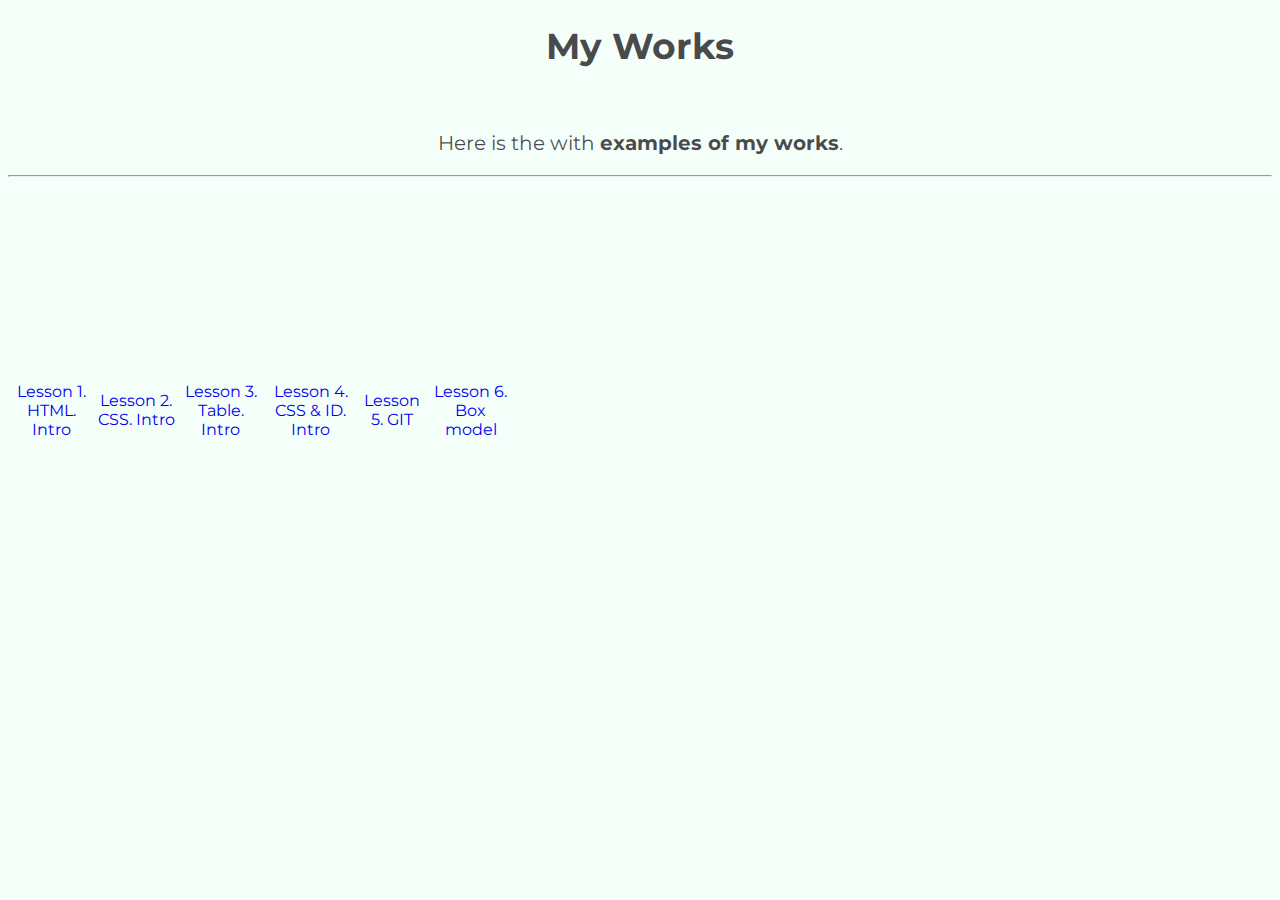
<file: index.html>
<!DOCTYPE html>
<html lang="en">
<head>
    <meta charset="UTF-8">
    <meta http-equiv="X-UA-Compatible" content="IE=edge">
    <meta name="viewport" content="width=device-width, initial-scale=1.0">
    <link href="css/style.css" rel="stylesheet" type="text/css">
    <title>My Works</title>
</head>
<body>
    <h1>My Works</h1>
    <br>
    <p>Here is the with <strong>examples of my works</strong>.</p>
    <hr>
    <table>
        <tr>
            <td><a href="lesson1/index.html" target="_blank">Lesson 1. HTML. Intro</a></td>
            <td><a href="lesson2/index.html" target="_blank">Lesson 2. CSS. Intro </a></td>
            <td><a href="lesson3/index.html" target="_blank">Lesson 3. Table. Intro</a></td>
            <td><a href="lesson4/index.html" target="_blank">Lesson 4. CSS & ID. Intro </a></td>
            <td><a href="lesson5/index.html" target="_blank">Lesson 5. GIT </a></td>
            <td><a href="lesson6/index.html" target="_blank">Lesson 6. Box model</a></td>
        </tr>
    </table>
</body>
</html>
</file>
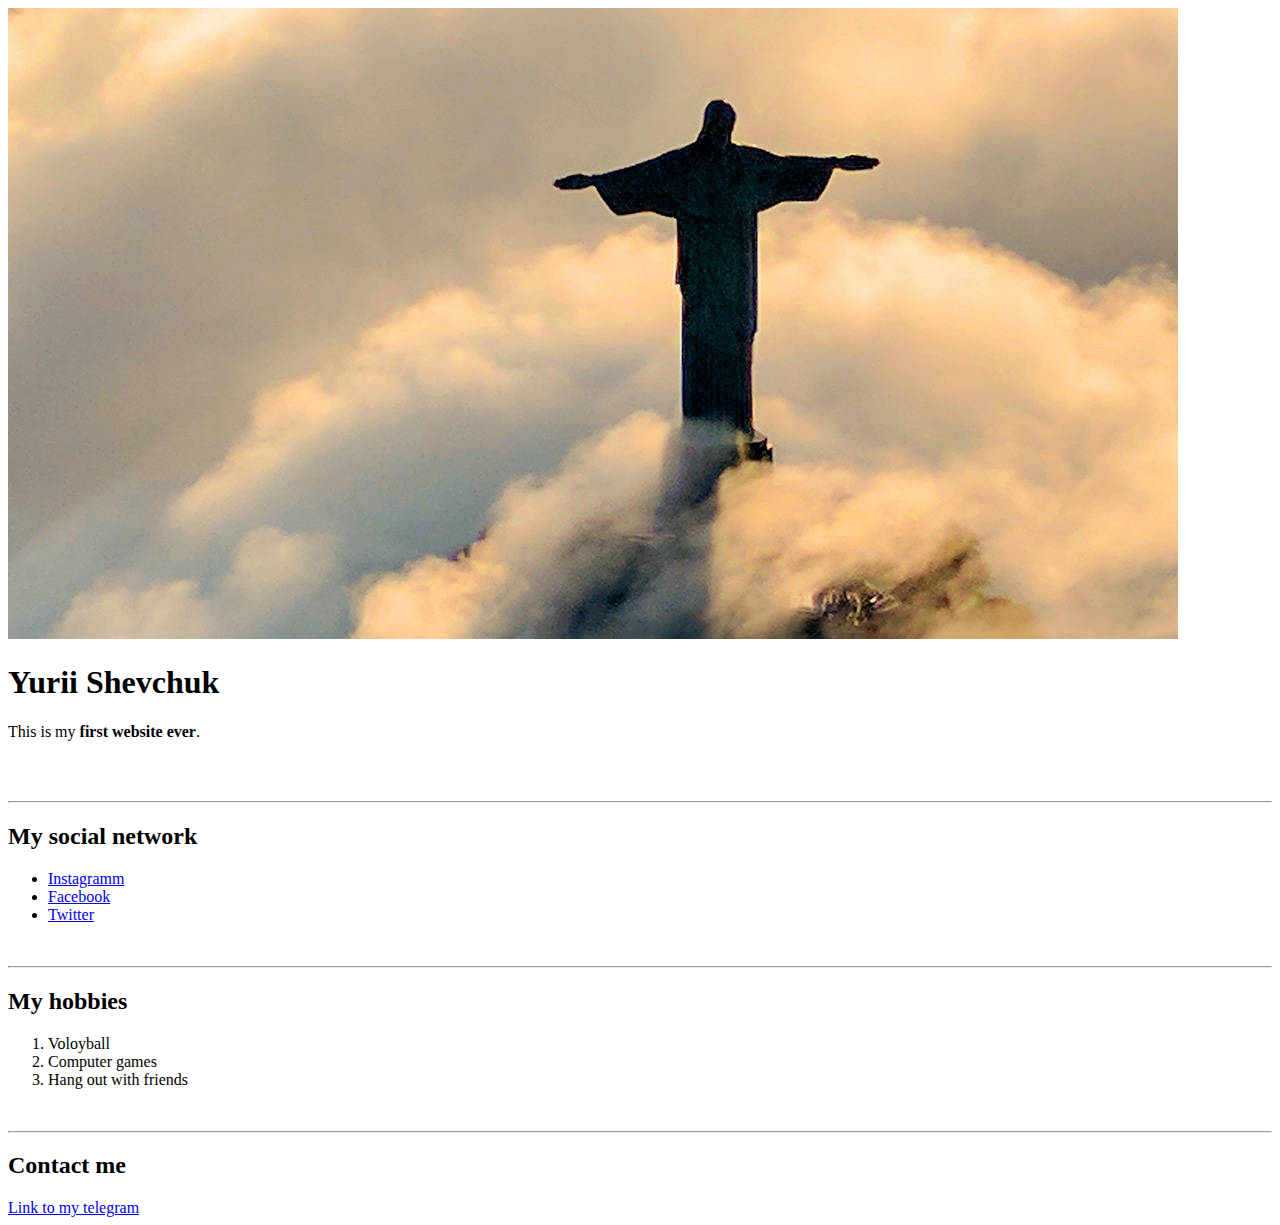
<file: lesson1/index.html>
<!DOCTYPE html>
    <html lang="en">
    <head>
        <meta charset="UTF-8">
        <meta http-equiv="X-UA-Compatible" content="IE=edge">
        <meta name="viewport" content="width=device-width, initial-scale=1.0">
        <title>Lesson1</title>
    </head>
    <body>
        <img src="img/photo2.jpg" alt="photo2">
        <h1>Yurii Shevchuk</h1>
        <p>This is my <strong>first website ever</strong>.</p>
        <br>
        <br>
        <hr>
        <h2>My social network</h2>
        <ul>
            <li><a href="https://www.instagram.com/prosto__urchik">Instagramm</a></li>
            <li><a href="#">Facebook</a></li>
            <li><a href="#">Twitter</a></li>
        </ul>
        <br>
        <hr>
        <h2>My hobbies</h2>
        <ol>
            <li>Voloyball</li>
            <li>Computer games</li>
            <li>Hang out with friends</li>
        </ol>
        <br>
        <hr>
        <h2>Contact me</h2>
        <a href="https://t.me/ddtshevchuk">Link to my telegram</a>
    </body>
    </html>
</file>
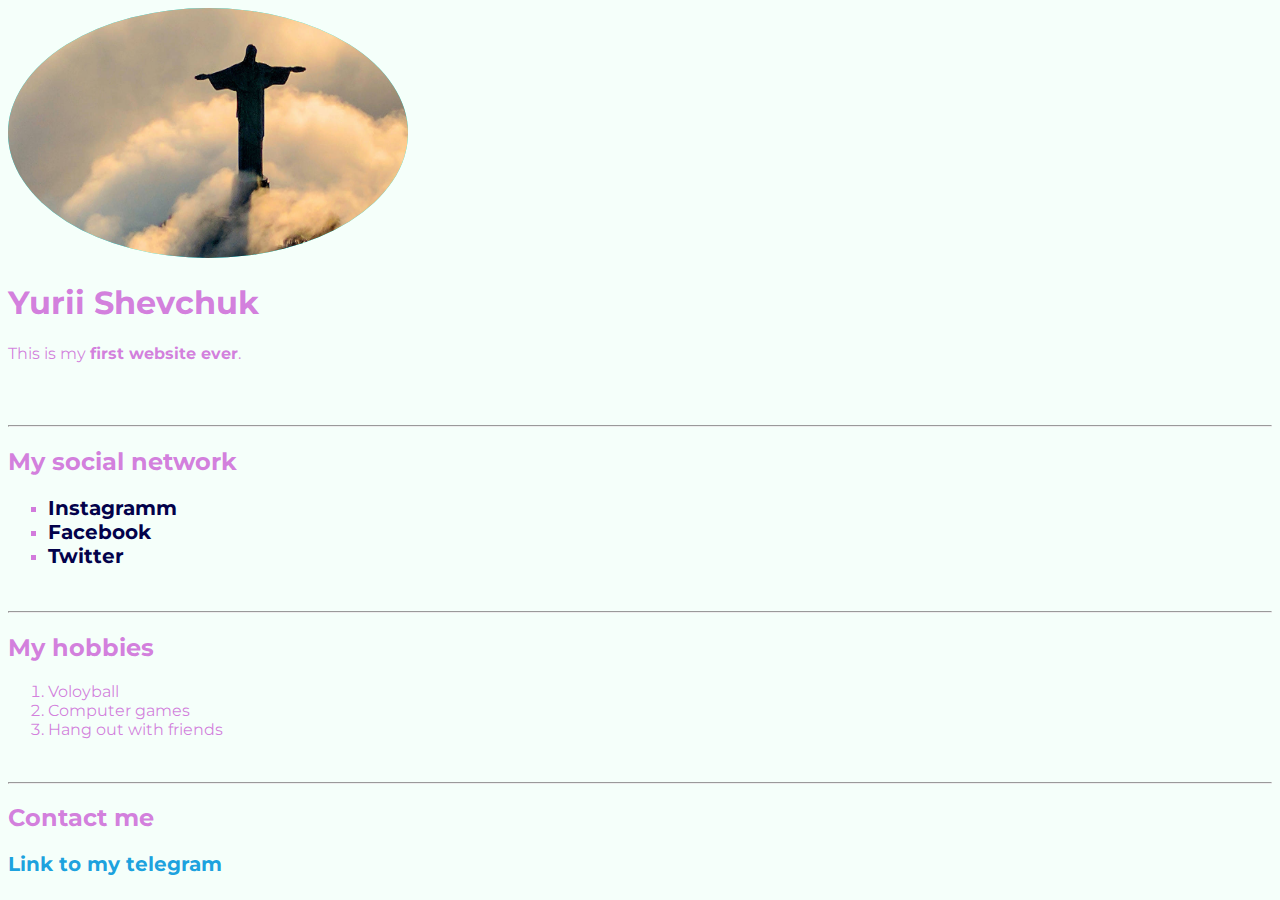
<file: lesson2/index.html>
<!DOCTYPE html>
    <html lang="en">
    <head>
        <meta charset="UTF-8">
        <meta http-equiv="X-UA-Compatible" content="IE=edge">
        <meta name="viewport" content="width=device-width, initial-scale=1.0">
        <link href="css/style.css" rel="stylesheet" type="text/css">
        <title>Lesson2</title>
    </head>
    <body>
        <img src="img/photo2.jpg" alt="photo2">
        <h1>Yurii Shevchuk</h1>
        <p>This is my <strong>first website ever</strong>.</p>
        <br>
        <br>
        <hr>
        <h2>My social network</h2>
        <ul>
            <li><a href="https://www.instagram.com/prosto__urchik">Instagramm</a></li>
            <li><a href="#">Facebook</a></li>
            <li><a href="#">Twitter</a></li>
        </ul>
        <br>
        <hr>
        <h2>My hobbies</h2>
        <ol>
            <li>Voloyball</li>
            <li>Computer games</li>
            <li>Hang out with friends</li>
        </ol>
        <br>
        <hr>
        <h2>Contact me</h2>
        <a href="https://t.me/ddtshevchuk">Link to my telegram</a>
    </body>
    </html>
</file>
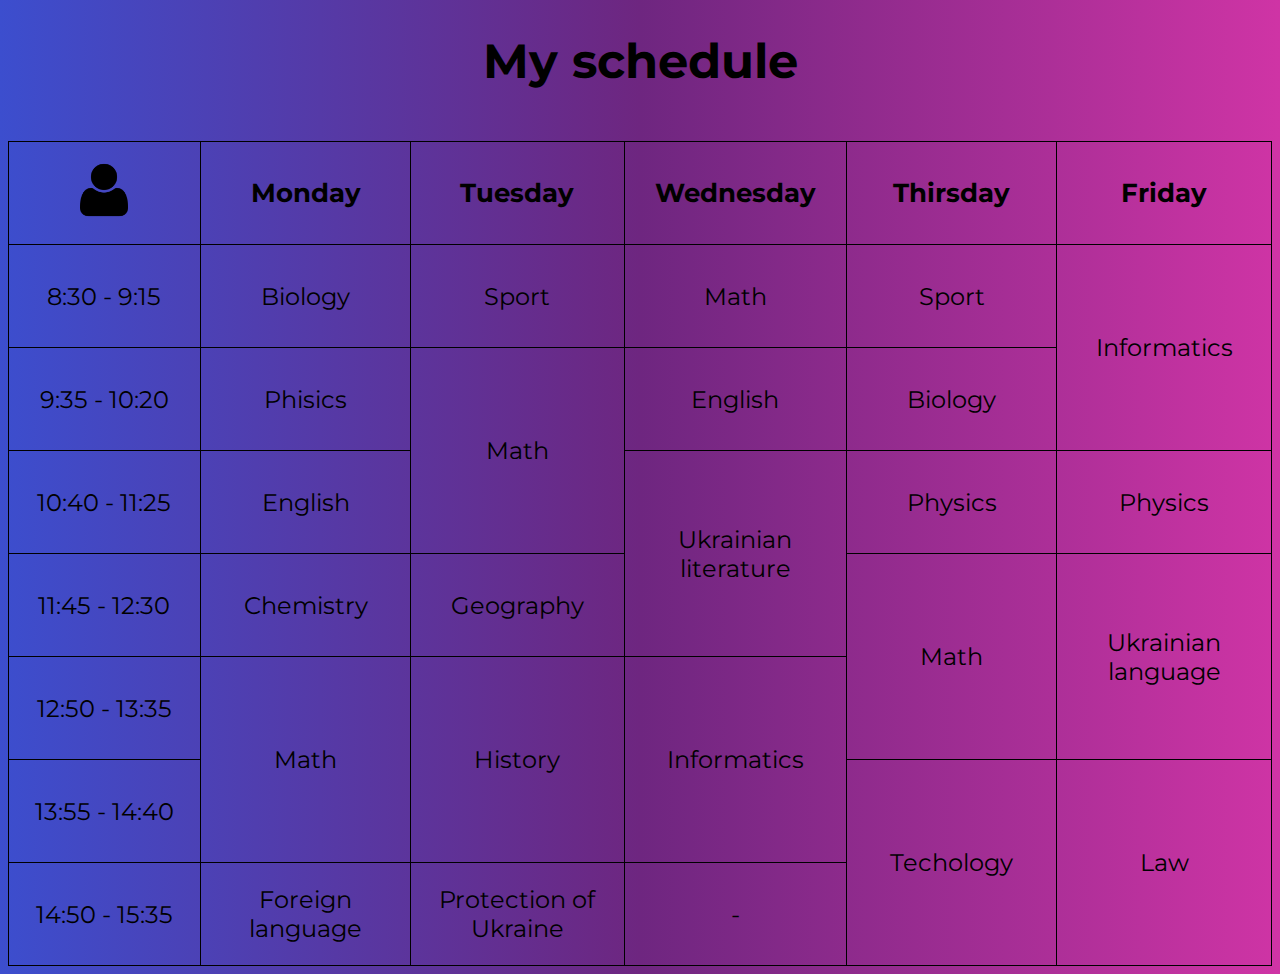
<file: lesson3/index.html>
<!DOCTYPE html>
<html lang="en">
<head>
    <meta charset="UTF-8">
    <meta http-equiv="X-UA-Compatible" content="IE=edge">
    <meta name="viewport" content="width=device-width, initial-scale=1.0">
    <title>Lesson 3. Table</title>
    <link href ="css/style.css" rel="stylesheet" type="text/css">
</head>
<body>
    <h1>My schedule</h1>
    <br>
    <table>
        <tr>
            <td><img src = "img/logo.png" alt = "logo"></td>
            <th>Monday</th>
            <th>Tuesday</th>
            <th>Wednesday</th>
            <th>Thirsday</th>
            <th>Friday</th>
        </tr>
        <tr>
            <td>8:30 - 9:15</td>
            <td>Biology</td>
            <td>Sport</td>
            <td>Math</td>
            <td>Sport</td>
            <td rowspan="2">Informatics</td>
        </tr>
        <tr>
            <td>9:35 - 10:20</td>
            <td>Phisics</td>
            <td rowspan="2">Math</td>
            <td>English</td>
            <td>Biology</td>
        </tr>
        <tr>
            <td>10:40 - 11:25</td>
            <td>English</td>
            <td rowspan="2">Ukrainian literature</td>
            <td>Physics</td>
            <td>Physics</td>
        </tr>
        <tr>
            <td>11:45 - 12:30</td>
            <td>Chemistry</td>
            <td>Geography</td>
            <td rowspan="2">Math</td>
            <td rowspan="2">Ukrainian language</td>
        </tr>
        <tr>
            <td>12:50 - 13:35</td>
            <td rowspan="2">Math</td>
            <td rowspan="2">History</td>
            <td rowspan="2">Informatics</td>
        </tr>
        <tr>
            <td>13:55 - 14:40</td>
            <td rowspan="2">Techology</td>
            <td rowspan="2">Law</td>
        </tr>
        <tr>
            <td>14:50 - 15:35</td>
            <td>Foreign language</td>
            <td>Protection of Ukraine</td>
            <td>-</td>
        </tr>
    </table>
</body>
</html>
</file>
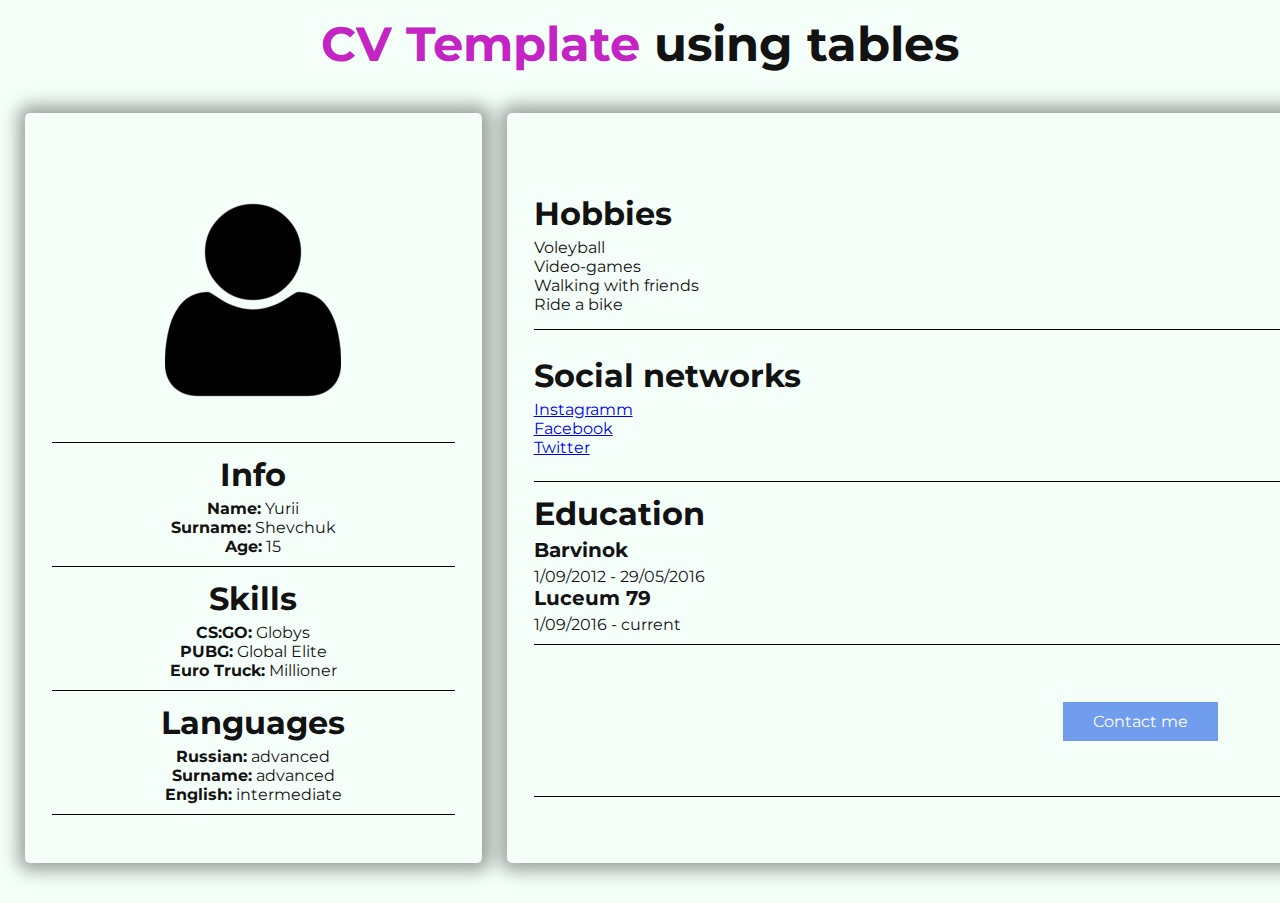
<file: lesson4/index.html>
<!DOCTYPE html>
<html lang="en">
<head>
    <meta charset="UTF-8">
    <meta http-equiv="X-UA-Compatible" content="IE=edge">
    <meta name="viewport" content="width=device-width, initial-scale=1.0">
    <title>Lesson 4</title>
    <link rel="stylesheet" href="css/style.css">
</head>
<body>
    <h1><span>CV Template</span> using tables</h1>
    <table class="main">
        <tr>
            <td class="main-left">
                <table>
                    <tr>
                        <td> 
                            <img src="img/logo.png" alt="logo">
                        </td>
                    </tr>
                    <tr>
                        <td>
                            <h2>Info</h2>
                            <ul>
                                <li><strong>Name:</strong> Yurii</li>
                                <li><strong>Surname:</strong> Shevchuk</li>
                                <li><strong>Age:</strong> 15</li>
                            </ul>
                        </td>
                    </tr>
                    <tr>
                        <td>
                            <h2>Skills</h2>
                            <ul>
                                <li><strong>CS:GO:</strong> Globys</li>
                                <li><strong>PUBG:</strong> Global Elite</li>
                                <li><strong>Euro Truck:</strong> Millioner</li>
                            </ul>
                        </td>
                    </tr>
                    <tr>
                        <td>
                            <h2>Languages</h2>
                            <ul>
                                <li><strong>Russian:</strong> advanced</li>
                                <li><strong>Surname:</strong> advanced</li>
                                <li><strong>English:</strong> intermediate</li>
                            </ul>
                        </td>
                    </tr>
                </table>
            </td>
            <td class="main-right">
                <table>
                    <tr>
                        <td>
                            <h2>Hobbies</h2>
                            <ul>
                                <li>Voleyball</li>
                                <li>Video-games</li>
                                <li>Walking with friends</li>
                                <li>Ride a bike</li>
                            </ul>
                        </td>
                    </tr>
                    <tr>
                        <td>
                            <h2>Social networks</h2>
                            <ul>
                                <li><a href="https://www.instagram.com/prosto__urchik">Instagramm</a></li>
                                <li><a href="#">Facebook</a></li>
                                <li><a href="#">Twitter</a></li>
                            </ul>
                        </td>
                    </tr>
                    <tr>
                        <td>
                            <h2>Education</h2>
                            <h3>Barvinok</h3>
                            <p>1/09/2012 - 29/05/2016</p>
                            <h3>Luceum 79</h3>
                            <p>1/09/2016 - current</p>
                        </td>
                    </tr>
                    <tr>
                        <td class="centered">
                            <a href="https://t.me/ddtshevchuk" class="btn">Contact me</a>
                        </td>
                    </tr>
                </table>
            </td>
        </tr>
    </table>
</body>
</html>
</file>
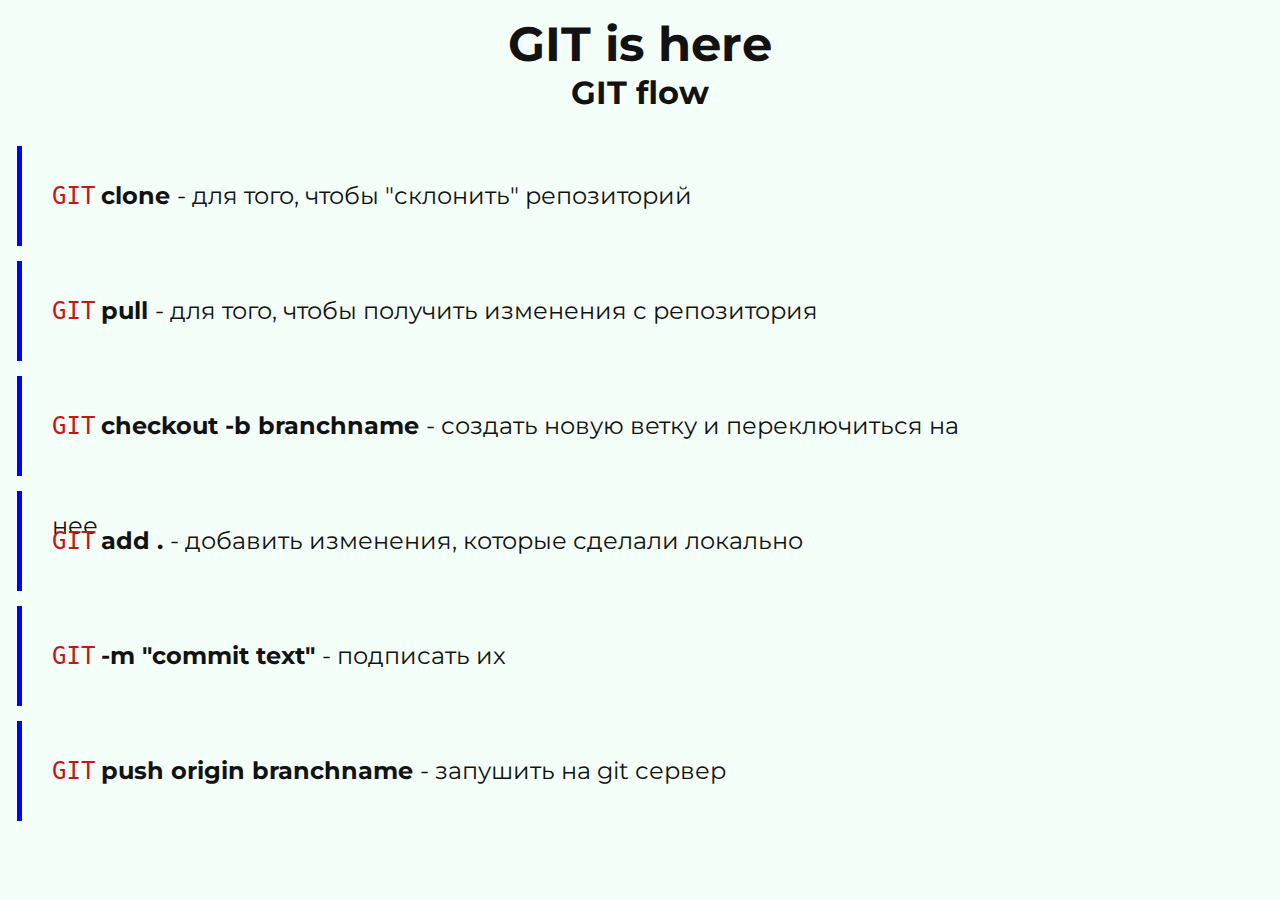
<file: lesson5/index.html>
<!DOCTYPE html>
<html lang="en">
<head>
    <meta charset="UTF-8">
    <meta http-equiv="X-UA-Compatible" content="IE=edge">
    <meta name="viewport" content="width=device-width, initial-scale=1.0">
    <title>Lesson 5. GIT.</title>
    <link rel="stylesheet" href="css/style.css">
</head>
<body>
    <h1>GIT is here</h1>
    <table>
        <tr>
            <h2>GIT flow</h2>
        </tr>
        <tr>    
            <td>
                <p>
                    <code>GIT</code> <strong>clone </strong> - для того, чтобы "склонить" репозиторий
                </p>   
                <p>   
                    <code>GIT</code> <strong>pull </strong> - для того, чтобы получить изменения с репозитория
                </p>    
                <p>    
                    <code>GIT</code> <strong>checkout -b branchname </strong> - создать новую ветку и переключиться на нее
                </p>    
                <p>    
                    <code>GIT</code> <strong>add . </strong> - добавить изменения, которые сделали локально
                </p>
                <p>    
                    <code>GIT</code> <strong> -m "commit text" </strong> - подписать их
                </p>    
                <p>    
                    <code>GIT</code> <strong> push origin branchname </strong> - запушить на git сервер
                </p>
            </td>
        </tr>
    </table>
</body>
</html>
</file>
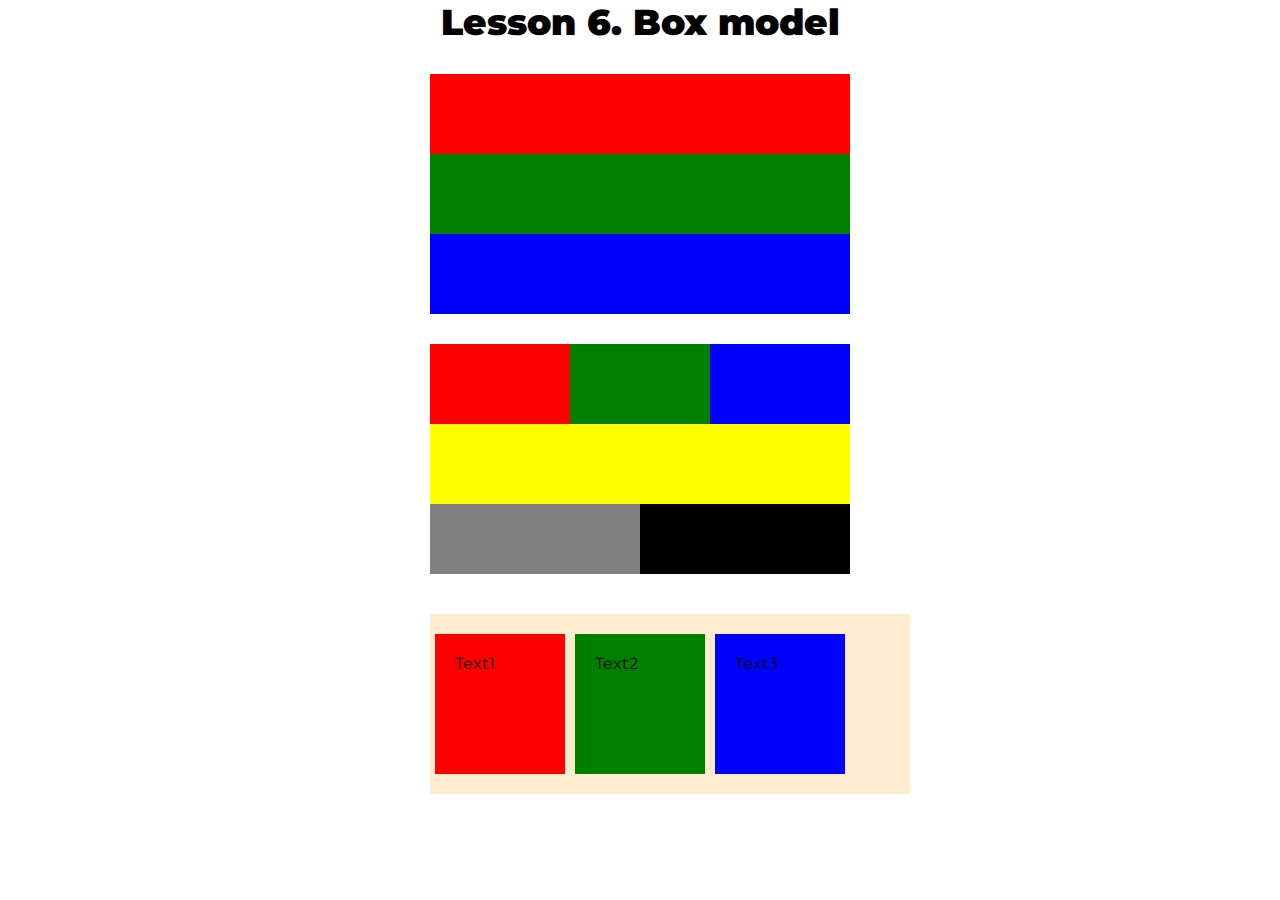
<file: lesson6/index.html>
<!DOCTYPE html>
<html lang="en">
<head>
    <meta charset="UTF-8">
    <meta http-equiv="X-UA-Compatible" content="IE=edge">
    <meta name="viewport" content="width=device-width, initial-scale=1.0">
    <title>Lesson 6. Box model</title>
    <link rel="stylesheet" href="css/style.css">
</head>
<body>
    <h1><strong>Lesson 6. Box model</strong></h1>
    <div class="header">
        <div class="block red"></div>
        <div class="block green"></div>
        <div class="block blue"></div>
    </div>
    <div class="main">
        <div class="block">
            <div class="main-block-top red"></div>
            <div class="main-block-top green"></div>
            <div class="main-block-top blue"></div>
        </div>
            <div class="block yellow"></div>
        <div class="block">
            <div class="main-block-bottom grey"></div>
            <div class="main-block-bottom black"></div>
        </div>
    <div class="footer">
            <div class="foot red">Text1</div>
            <div class="foot green">Text2</div>
            <div class="foot blue">Text3</div>
    </div>
</body>
</html>
</file>
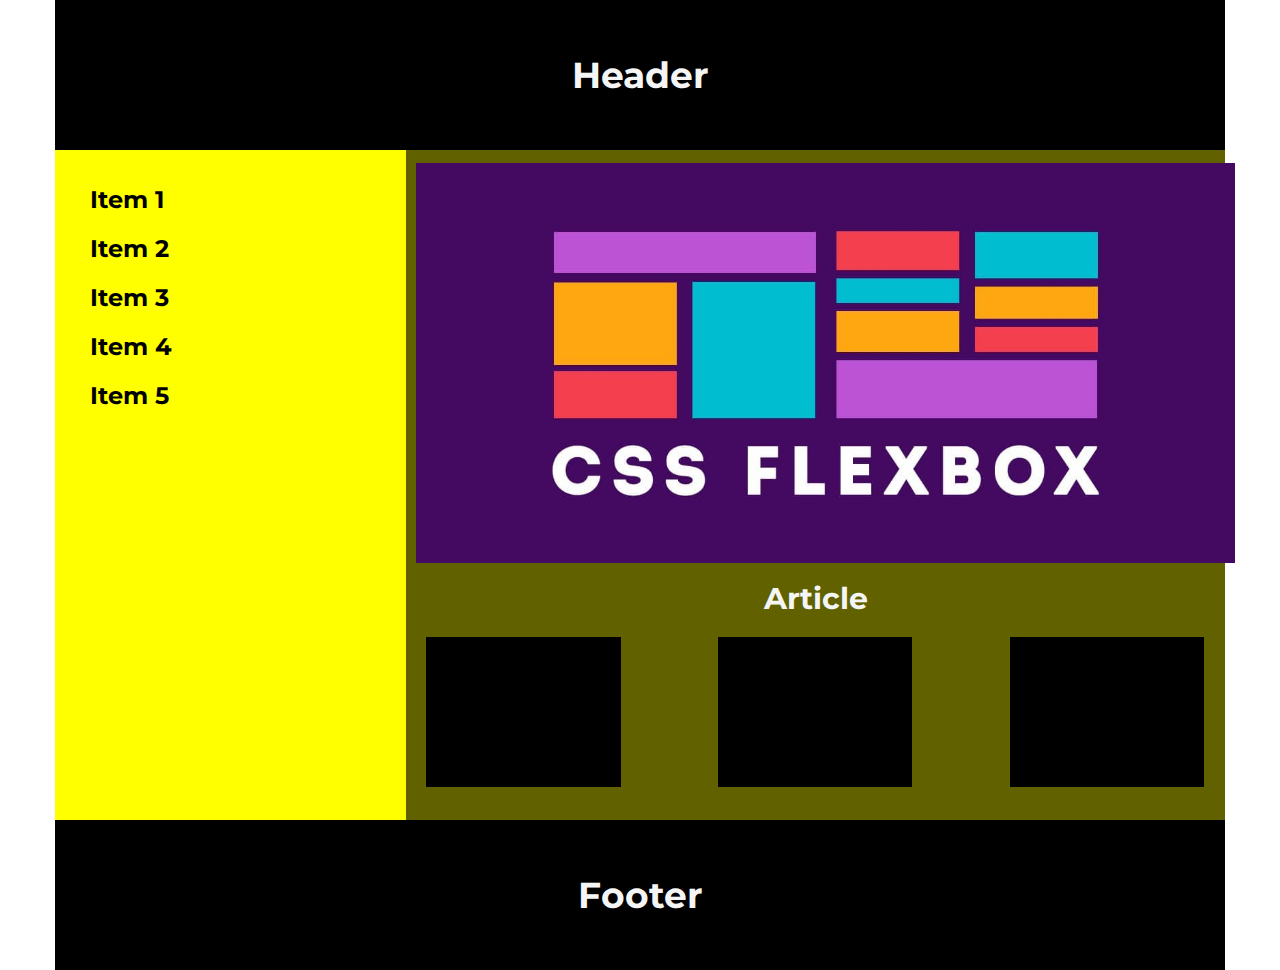
<file: lesson7/index.html>
<!DOCTYPE html>
<html lang="en">
<head>
    <meta charset="UTF-8">
    <meta http-equiv="X-UA-Compatible" content="IE=edge">
    <meta name="viewport" content="width=device-width, initial-scale=1.0">
    <title>Lesson 7</title>
    <link rel="stylesheet" href="css/style.css">
</head>
<body>
    <header class="header">
        <div class="container">
            <div class="header-inner">
                <h1>Header</h1>
            </div>
        </div>
    </header>
    <main class="main">
        <div class="container">
            <div class="main-inner">
        <div class="aside-left">
            <ul class="aside-left__menu">
                <li><strong>Item 1</strong></li>
                <li><strong>Item 2</strong></li>
                <li><strong>Item 3</strong> </li>
                <li><strong>Item 4</strong> </li>
                <li><strong>Item 5</strong></li>
            </ul>
        </div>
        <div class="aside-right">
            <div class="article-top">
                <div class="article-image"></div>
            </div>
            <div class="article-bottom">
                <h2>Article</h2>
                <div class="article-bottom__block">
                    <div class="block"></div>
                    <div class="block"></div>
                    <div class="block"></div>
                </div>
            </div>
        </div>
    </main>
    <footer class="footer">
     <div class="container">
         <div class="footer-inner">
             <h1>Footer</h1>
         </div>
     </div>
    </footer>
</body>
</html>
</file>
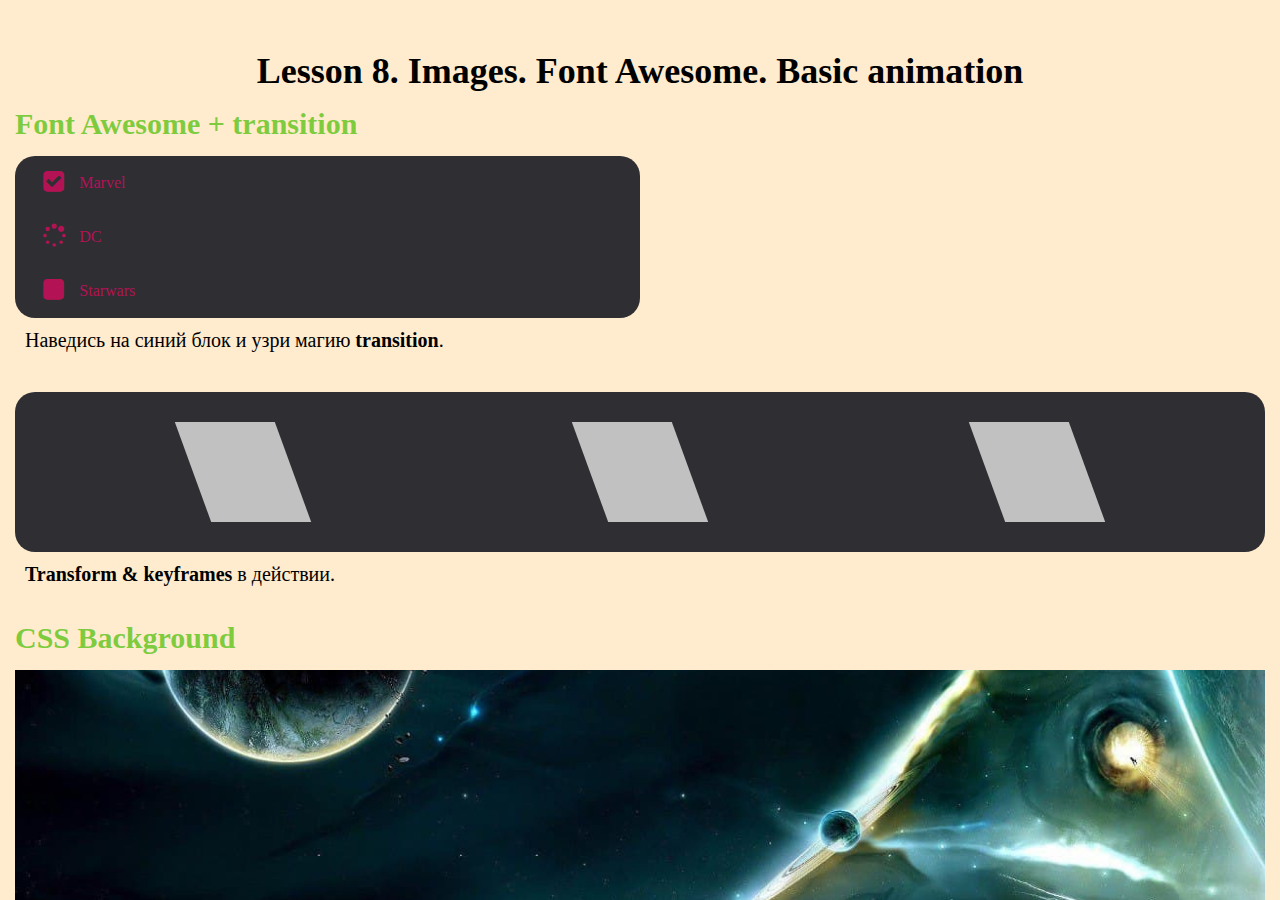
<file: lesson8/index.html>
<!DOCTYPE html>
<html lang="en">
<head>
    <meta charset="UTF-8">
    <meta http-equiv="X-UA-Compatible" content="IE=edge">
    <meta name="viewport" content="width=device-width, initial-scale=1.0">
    <title>Lesson 8</title>
    <link rel="stylesheet" href="css/style.css">
    <link rel="stylesheet" href="font-awesome/css/font-awesome.min.css">
</head>
<body>
    <div class="wrapper">
        <div class="content">
            <h1>Lesson 8. Images. Font Awesome. Basic animation</h1>
            <section class="font">
                <h2 class="text__title title">Font Awesome + transition</h2>
                <div class="font__icons">
                    <ul class="fa-ul">
                        <li><span class="fa-li"><i class= "fa fa-check-square"></i></span>Marvel</li>
                        <li><span class="fa-li"><i class="fa fa-spinner fa-spin"></i></span>DC</li>
                        <li><span class="fa-li"><i class="fa fa-square"></i></span>Starwars</li>
                      </ul>
                </div>
                <p>Наведись на синий блок и узри магию <strong>transition</strong>.</p>
            </section>
            <section class="animation">
                <div class="animation__block">
                    <div class="block__element"></div>
                    <div class="block__element"></div>
                    <div class="block__element"></div>
                </div>
                <p><strong>Transform & keyframes</strong> в действии.</p>
            </section>
            <section class="background">
                <h2 class="text__title title">CSS Background</h2>
                <div class="background__image"></div>
                <p>Выставляем картинку через <strong>CSS</strong> свойство <strong>background</strong>.</p>
            </section>
            <section class="text">
                <h2 class="text__title title">Images (HTML Picture)</h2>
                <div class="text__image">
                    <picture>
                        <source srcset="img/Marvel.jpg" media="(min-width: 1330px)">
                        <source srcset="img/DC.jpg" media="(min-width: 992px)">
                        <source srcset="img/starwars.jpg" media="(max-width: 992px)">
                        <img src="img/1300x400.jpg" alt="">
                    </picture>
                </div>
                <p>Использование тега <strong>picture</strong> для отображения нужной картинки на нужном разрешении.</p>
                <p>Открой эту страницу на <strong>разных девайсах</strong> и посмотри на результат.</p>
            </section>
            <section class="cards">
                <h2 class="cards__title title">Universes (HTML object-fit)</h2>
                <div class="cards__row">
                    <div class="cards__column">
                        <div class="cards__item">
                            <div class="cards__image">
                                <img src="img/starwars.jpg" alt="">
                            </div>
                            <div class="cards__body">
                                <p>Здесь кроется картинка с разрешением <strong>300*181</strong></p>
                            </div>
                        </div>
                    </div>
                    <div class="cards__column">
                        <div class="cards__item">
                            <div class="cards__image">
                                <img src="img/DC.jpg" alt="">
                            </div>
                            <div class="cards__body">
                                <p>Здесь кроется картинка с разрешением <strong>700*350</strong></p>
                            </div>
                        </div>
                    </div>
                    <div class="cards__column">
                        <div class="cards__item">
                            <div class="cards__image">
                                <img src="img/Marvel.jpg" alt="">
                            </div>
                            <div class="cards__body">
                                <p>Здесь кроется картинка с разрешением <strong>1920*1035</strong></p>
                            </div>
                        </div>
                    </div>
                </div>
            </section>
            <section class="items">
                <h2 class="items__title title">Universes in a row</h2>
                <div class="items__item">
                    <div class="items__image">
                        <img src="img/Marvel.jpg" alt="">
                    </div>
                    <div class="items__body">
                        <div class="items__label">Marvel</div>
                        <div class="items__text">Marvel was started in 1939 be Martin Goodman under...</div>
                    </div>
                </div>
                <div class="items__item">
                    <div class="items__image">
                        <img src="img/DC.jpg" alt="">
                    </div>
                    <div class="items__body">
                        <div class="items__label">DC</div>
                        <div class="items__text">DC was started when i was young...</div>
                    </div>
                </div>
                <div class="items__item">
                    <div class="items__image">
                        <img src="img/starwars.jpg" alt="">
                    </div>
                    <div class="items__body">
                        <div class="items__label">Star Wars</div>
                        <div class="items__text">Star Wars was started when my grandma was young...</div>
                    </div>
                </div>
            </section>
        </div>
    </div>
</body>
</html>
</file>
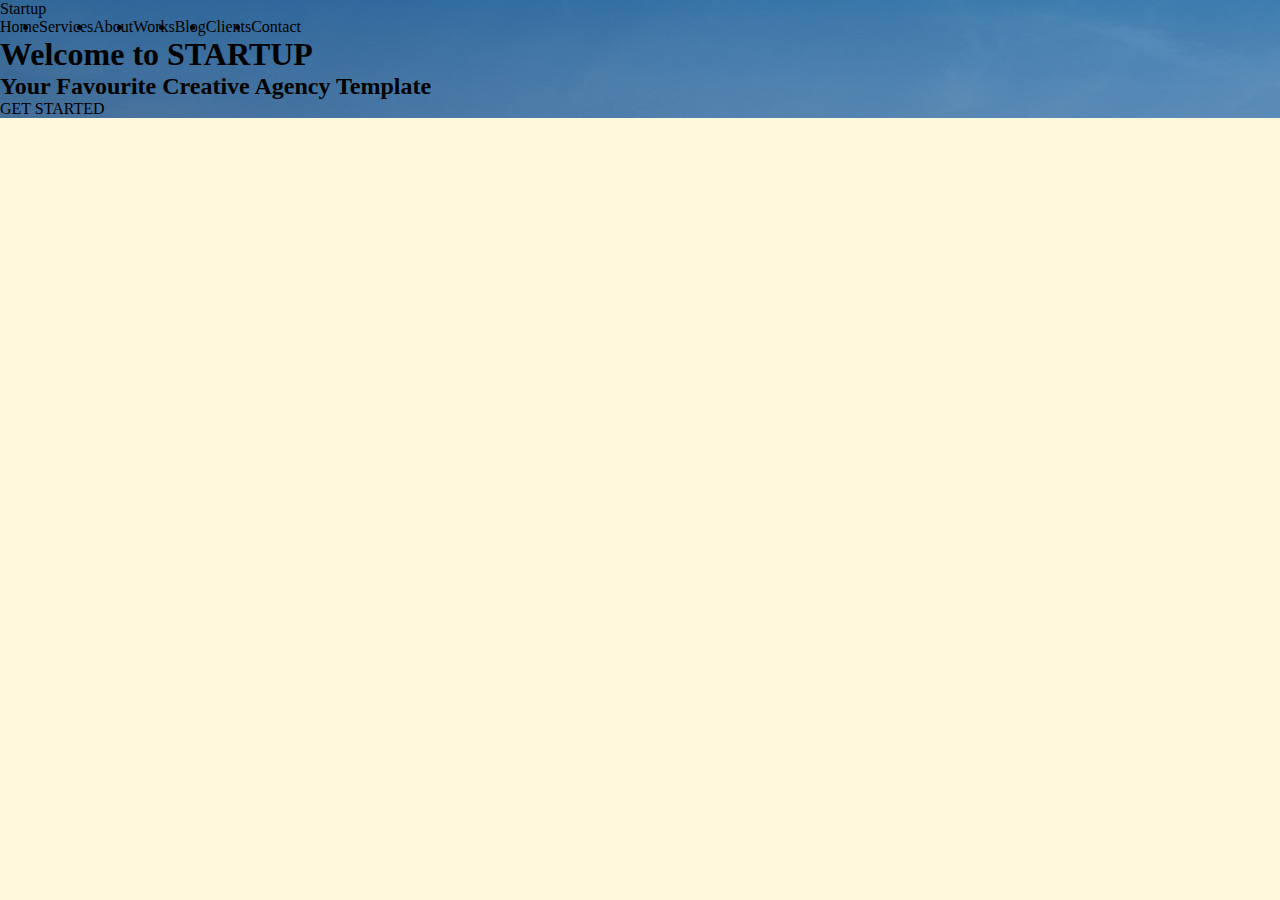
<file: lesson9/index.html>
<!DOCTYPE html>
<html lang="en">
<head>
    <meta charset="UTF-8">
    <meta http-equiv="X-UA-Compatible" content="IE=edge">
    <meta name="viewport" content="width=device-width, initial-scale=1.0">
    <title>Lesson 9</title>
    <link rel="stylesheet" href="css/style.css">
</head>
<body>
    <div class="startup">
        <div class="header">
            <div class="logo">Startup</div>
            <div class="nav">
                <ul class="menu">
                    <li>Home</li>
                    <li>Services</li>
                    <li>About</li>
                    <li>Works</li>
                    <li>Blog</li>
                    <li>Clients</li>
                    <li>Contact</li>
                </ul>
            </div>
            </div> 
        </header>
        <div class="main">
                <h1>Welcome to STARTUP</h1>
                <h2>Your Favourite Creative Agency Template</h2>
                <div class="started">GET STARTED</div>
        </main>
    </div>
</body>
</html>
</file>
<file: css/style.css>
@import url("https://fonts.googleapis.com/css2?family=Montserrat:wght@100;300&display=swap%27");

body {
    background-color: mintcream;
    color: rgba(25, 24, 26, 0.787);
    font-size: 16px;
    font-weight: normal;
    font-family: "Montserrat", sans-serif ;
}

p {
    text-align: center;
    font-size: 20px
} 
h1 {
    text-align: center;
    font-size: 36px
}

table{
    width: 40%;
    height: 50vh;
    border-collapse: collapse;
    text-align: center;
    text-decoration: none;
}
td:hover{
    width:260px;
    height:100px;
    font-size:20px;
    font-weight: bold;
    border: 2px solid black;
}
a{
    text-decoration: none;
}
</file>
<file: lesson2/css/style.css>
@import url("https://fonts.googleapis.com/css2?family=Montserrat:wght@100;300&display=swap%27");

body {
    background-color: mintcream;
    color: rgba(185, 30, 199, 0.589);
    font-size: 16px;
    font-weight: normal;
    font-family: "Montserrat", sans-serif ;
}
a{
    color:rgba(15, 156, 221, 0.938);
    font-size: 20px;
    font-weight: bold;
    text-decoration: none;
}
img {
    height: 250px;
    width: 400px;
    background-color: aqua;
    border-radius: 50%;
}
ul {
    list-style-type: square;
}

ul li a {
    color: rgb(3, 2, 75)
}
</file>
<file: lesson3/css/style.css>
@import url("https://fonts.googleapis.com/css2?family=Montserrat:wght@100;300&display=swap%27");

body{
    background: #3C4ECE;
    background: linear-gradient(90deg, #3C4ECE 0%, #6E2680 50%, #CF34A5 100%);
    font-size: 16px;
    font-weight: normal;
    font-family: "Montserrat", "sens-serif";
}

h1{
    font-size: 48px;
    text-align: center;
}
h1:hover{
    color: rgb(23, 131, 46);
}
table{
    width: 100%;
    height: 80vh;
    border-collapse: collapse;
    text-align: center;
}
table img{
    width: 70px;
    height: 70px;
}

th,
td {
    width: 250px;
    height: 100px;
    border: 1px solid black;
    
}
th{
    font-size:  26px;
    font-weight: bold;
}
td{
    font-size: 24px;
    font-weight: solid black;
}

th:hover {
    color: rgb(23, 131, 46);    
}

td:hover{
    width:260px;
    height:100px;
    font-size:20px;
    font-weight: bold;
    color: #fff;
    background: rgba(35, 19, 172, 0.911);
    background: linear-gradient(90deg, #3C4ECE 0%, #6E2680 50%, #CF34A5 100%);
    border: 2px solid #fff;
}
</file>
<file: lesson4/css/style.css>
@import url("https://fonts.googleapis.com/css2?family=Montserrat:wght@100;300&display=swap%27");

* {
    padding: 0;
    margin: 0;
    box-sizing: border-box;
}

body{
    background-color: mintcream;
    color: rgb(19, 18, 18);
    font-size: 16px;
    font-weight: normal;
    font-family: "Montserrat", "sans-serif";
}

h1 {
    text-align: center;
    margin-top: 15px;
    font-size: 48px;
}

h1 span {
    color: rgb(195, 36, 195)
}
h2 {
    margin-bottom: 5px;
    font-size: 32px;
}
ul {
    list-style-type: none;
}

h3 {
    margin-bottom: 5px;
    font-size: 20px;
}

.main {
    width: 1800px;
    height: 800px;
    border-spacing: 25px;
    margin: 15px auto;
}

.main-left, 
.main-right {
    border-radius: 5px;
    margin: 0 15px;
    padding: 0 25px;
    -webkit-box-shadow: 1px 0px 17px 8px rgba(0,0,0,0.37); 
    box-shadow: 1px 0px 17px 8px rgba(0,0,0,0.37);
}

.main-left {
    width: 450px;
}

.main-right {
    width: 1250px;
}

.main-left td {
    width: 450px;
    text-align: center;
    padding: 10px 0;
    border-bottom: 1px solid black;
}

.main-right td {
    width: 1250px;
    height: 150px;
    padding: 10px 0;
    border-bottom: 1px solid black;
}

.centered {
    text-align: center;
}

.btn {
    transition: 0.2s;
    text-decoration: none;
    padding: 10px 30px;
    color: #FFF;
    background-color: rgb(113, 157, 238);
}
.btn:hover{
    -webkit-box-shadow: 1px 0px 17px 8px rgba(0,0,0,0.37); 
    box-shadow: 1px 0px 17px 8px rgba(0,0,0,0.37);
}
</file>
<file: lesson5/css/style.css>
@import url("https://fonts.googleapis.com/css2?family=Montserrat:wght@100;300&display=swap%27");

* {
    padding: 0;
    margin: 0;
    box-sizing: border-box;
}

body{
    background-color: mintcream;
    color: rgb(19, 18, 18);
    font-size: 16px;
    font-weight: normal;
    font-family: "Montserrat", "sans-serif";
}

h1 {
    text-align: center;
    font-size: 48px;
    margin-top: 15px;
}
h2 {
    text-align: center;
    font-size: 32px;
}


table {
    width: 1050px;
    margin: 15px;
}

p {
    width: 1000px;
    height: 100px;
    margin: 15px 0;
    padding: 0 30px;
    border-left: 5px solid blue;
    font-size: 24px;
    line-height:100px;
    vertical-align: middle;
}

p:hover {
    border-left: 5px solid green;
}
code {
    color:rgb(202, 21, 21);
}
</file>
<file: lesson6/css/style.css>
@import url("https://fonts.googleapis.com/css2?family=Montserrat:wght@100;300&display=swap%27");

* {
    padding: 0;
    margin: 0;
    box-sizing: border-box;
}

body{
    font-size: 16px;
    font-weight: normal;
    font-family: "Montserrat", "sans-serif";
}


.main,
.header {
    width: 420px;
    margin: 30px auto; 
}

.foot {
    width: 130px;
    height: 140px;
    margin: 20px 5px;
    padding: 20px;
    float: left;
}

h1 {
    text-align: center;
    font-size: 36px;
}

.block {
    width: 100%;
    height: 80px;
}

.yellow {
    background-color:yellow;
}

.red {
    background-color:red;
}

.green {
    background-color:green;
}

.blue {
    background-color:blue;
}

.grey {
    background-color: grey;
}

.black {
    background-color: black;
}

.main-block-top {
    width:140px;
    height: 80px;
    float: left;
}

.main-block-bottom {
    width: 210px;
    height: 70px;
    float: left;
}

.footer {
    width: 480px;
    height: 180px;
    margin: 30px auto;
    background-color: blanchedalmond;
}
</file>
<file: lesson7/css/style.css>
@import url("https://fonts.googleapis.com/css2?family=Montserrat:wght@100;300&display=swap%27");

* {
    padding: 0;
    margin: 0;
    box-sizing: border-box;
}

body {
    background-color: white;
    font-family: "Montserrat", "sans-serif";
}

h1 {
    font-size: 36px;
    color: whitesmoke;
}

h2 {
    font-size: 30px;
    color: whitesmoke;
    text-align: center;
}

ul {
    list-style-type: none;
}

ul>li {
    font-size: 24px;
    padding: 10px;
}

ul>li:hover {
    font-size: 28px;
    color: rgba(98, 223, 26, 0.979);
}

.container {
    width: 100%;
    max-width: 1200px;
    padding: 0 15px;
    margin: 0 auto;
}

.header-inner,
.footer-inner {
    width: 100%;
    height: 150px;
    background-color: black;
    display: flex;
    justify-content: center;
    align-items: center;
}

.main-inner {
    width: 100%;
    display: flex;
}

.aside-left {
    width: 30%;
    height: 670px;
    background-color: yellow;
    padding: 25px;
}

.aside-left__menu {
    display: flex;
    flex-direction:  column;
}


.aside-right {
    width: 70%;
    height: 670px;
    background-color: rgb(97, 97, 0);
    display: flex;
    flex-direction:  column;
    justify-content: space-around;
    vertical-align: bottom;
}

.article-image {
    width: 100%;
    height: 400px;
    margin: 10px;
    background-image: url(../img/logo.jpg);
    background-position: center;
    background-repeat: no-repeat;
    background-size: cover;
}

.article-bottom {
    vertical-align: bottom;
}

.article-bottom__block {
    width: 95%;
    height: 200px;
    padding-top: 20px;
    margin-left: 20px;
    display: flex;
    justify-content: space-between;
}

.block {
    width: 25%;
    height: 150px;
    background-color: rgb(0, 0, 0);
}

.block:hover {
    width: 26%;
    height: 160px;
    background-color: thistle;
}
</file>
<file: lesson8/css/style.css>
@import url("https://fonts.googleapis.com/css2?family=Montserrat:wght@100;300&display=swap%27");

* {
    padding: 0;
    margin: 0;
    box-sizing: border-box;
}

html, body {
    height: 100%;
    background-color: blanchedalmond;
    font-family: 'Times New Roman', Times, serif;
    color:black;
    font-size: 16px;
    line-height: 24px;
}

p {
    margin: 10px;
    font-size: 20px;
}

h1 {
    margin:0px 0px 20px 0px;
    font-size: 36px;
    line-height: normal;
    text-align: center;
}

span {
    font-size: 24px;
    color: rgb(179, 18, 85);
    padding: 10px 0px;
}

span:hover, li:hover {
    font-size: 26px;
}

li {
    padding: 15px 0;
    color:rgb(179, 18, 85);
}

.wrapper {
    max-height: 100%;
    overflow: hidden;

}

.content {
    max-width: 1330px;
    margin: 0 auto;
    padding: 50px 15px;
}

.title {
    margin: 0px 0px 20px 0px;
    font-size: 30px;
    color:rgba(97, 197, 30, 0.829);
}

.font,
.animation,
.background {
    margin: 0px 0px 40px 0px;
}

.font__icons {
    width: 50%;
    margin: 0 0 20 0;
    padding: 0 0 0 30px;
    background-color:rgb(47, 47, 51);
    border-radius: 20px;
    display: flex;
    justify-content: flex-start;
    align-items: center;
    transition: width 2s;
}

.font__icons:hover {
    width: 100%;
}

.animation__block {
    width: 100%;
    margin: 0 0 20 0;
    padding: 30px;
    background-color:rgb(47, 47, 51);
    border-radius: 20px;
    display: flex;
    justify-content: space-around;
    align-items: center;
}

.block__element {
    background-color:#FFF;
    height: 100px;
    width: 100px;
    margin-right: 5px;
    margin-left: 5px;
    animation: skew 3s infinite;
    transform: skew(20deg);
    opacity: 0.7;
}

@keyframes skew {
    0% {
        transform: skewX(20deg);
    }
    100% {
        transform: skewX(-20deg);
    }
}

.background__image {
    width: 100%;
    height: 50vh;
    margin: 0 0 20px 0;
    background: url("../img/space.jpg") transparent no-repeat center center / cover;
}

.text {
    margin: 0 0 20px 0;
}

.text__image {
    margin: 0 0 20px 0;
    text-align: center;
}

.text__image img {
    max-width: 100%;
}

.cards {
    margin: 0 0 20px 0;
}

.cards__row {
    margin: 0 -15px 70px -15px;
    display: flex;
}

.cards__column {
    padding: 0px 15px;
    flex: 0 1 33.333%;
}

.cards__image {
    margin: 0 0 20px 0;
    padding: 0px 0px 58% 0px;
    overflow: hidden;
    position: relative;
}

.cards__image img {
    width: 100%;
    height: 100%;
    object-fit: cover;
    position: absolute;
    top: 0;
    left: 0;
}

.items__item {
    flex: 0 1 33.333%;
    position: relative;
    min-height: 150px;   
}

.items__image img {
    width: 100%;
    height: 100%;
    object-fit: cover;
    position: absolute;
    top: 0;
    left: 0;
}

.items__body {
    flex: 1 1 auto;
    padding: 0px 0px 0px 30px;
}

.items__label {
    font-size: 20px;
    font-weight: 700;
    display: inline;
    margin: 0 0 20px 0;
}
</file>
<file: lesson9/css/style.css>
* {
    padding: 0;
    margin: 0;
    box-sizing: border-box;
}

body {
    background-color: cornsilk;
    font-family:'Times New Roman', Times, serif;
}

.startup {
    width: 100%;
    max-width: 1330px;
    height:35%;
    max-height: 1500px;
    background: url("../img/mayak.jpg");
}

.menu {
    display: flex;
}
</file>
